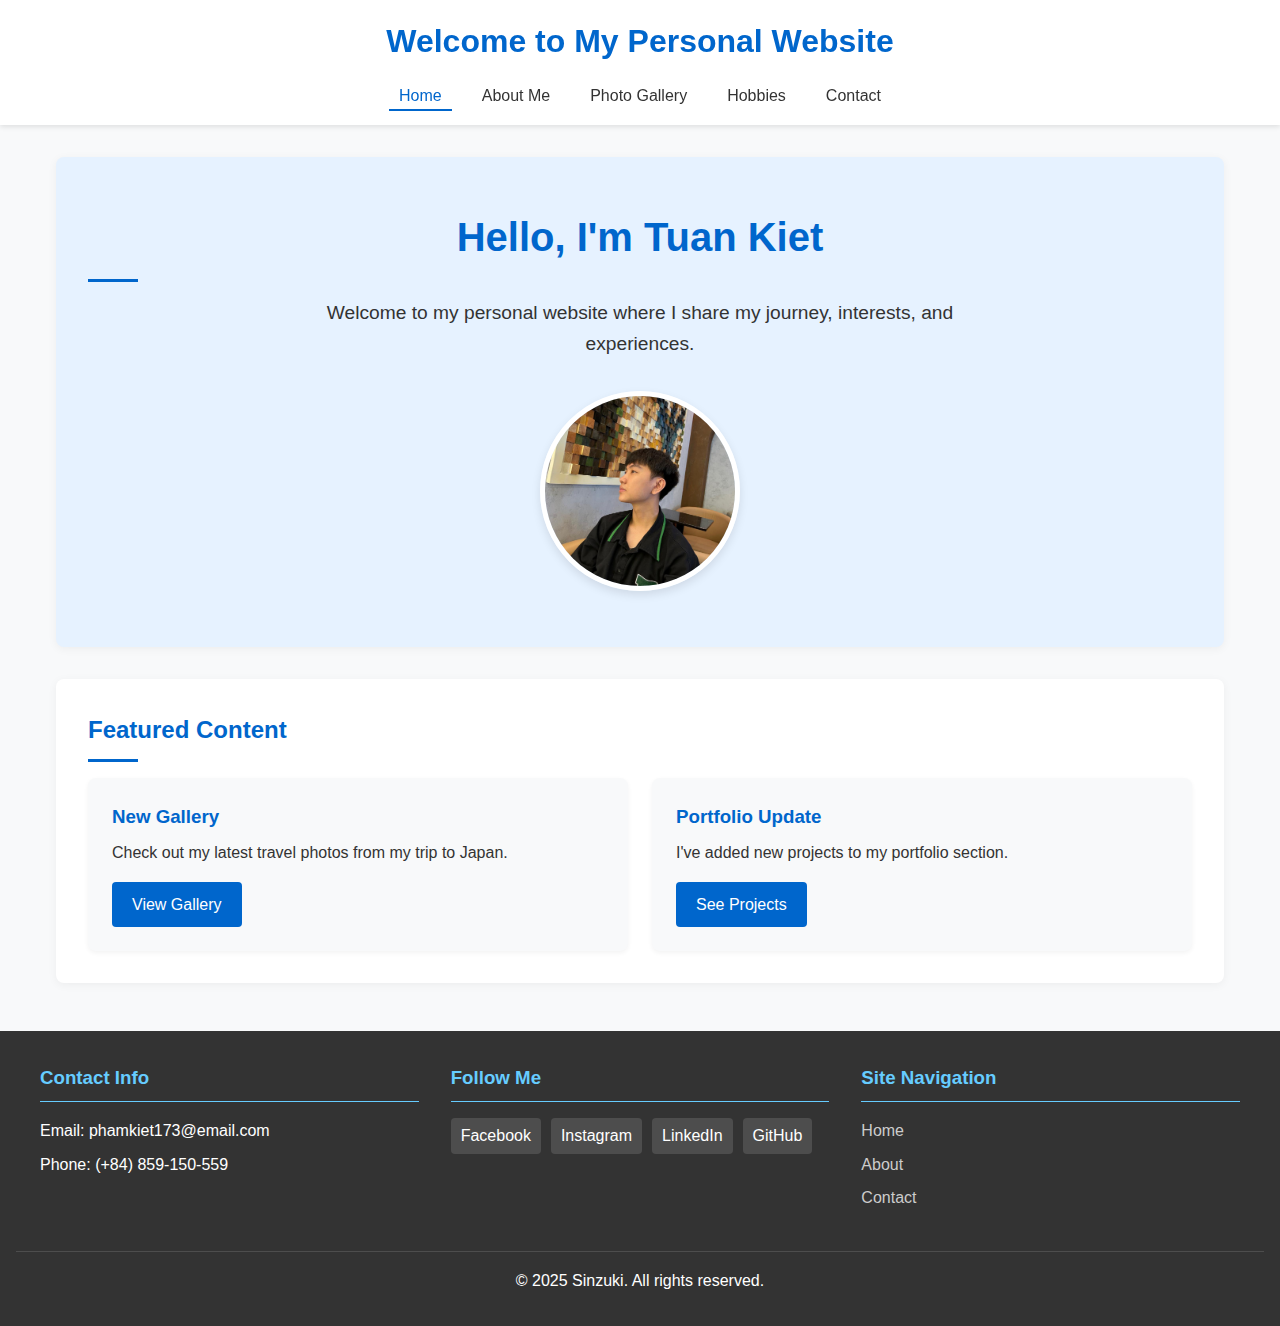
<file: index.html>
<!DOCTYPE html>
<html lang="en">
<head>
    <meta charset="UTF-8">
    <meta name="viewport" content="width=device-width, initial-scale=1.0">
    <title>Sinzuki's Website - Home</title>
    <link rel="stylesheet" href="./assets/css/homepage.css">
</head>
<body>
    <header>
        <h1>Welcome to My Personal Website</h1>
        <nav>
            <ul>
                <li><a href="#" class="active">Home</a></li>
                <li><a href="./public/about.html" >About Me</a></li>
                <li><a href="./public/gallery.html">Photo Gallery</a></li>
                <li><a href="./public/hobbies.html">Hobbies</a></li>
                <li><a href="./public/contact.html">Contact</a></li>
            </ul>
        </nav>
    </header>

    <main>
        <section class="hero">
            <h2 id="name">Hello, I'm Tuan Kiet</h2>
            <p>Welcome to my personal website where I share my journey, interests, and experiences.</p>
            <img src="./assets/images/kiet.jpg" alt="myself" class="profile-image">
        </section>

        <section class="featured">
            <h2>Featured Content</h2>
            <div class="featured-grid">
                <div class="feature-card">
                    <h3>New Gallery</h3>
                    <p>Check out my latest travel photos from my trip to Japan.</p>
                    <a href="../public/gallery.html" class="button">View Gallery</a>
                </div>
                <div class="feature-card">
                    <h3>Portfolio Update</h3>
                    <p>I've added new projects to my portfolio section.</p>
                    <a href="../public/about.html" class="button">See Projects</a>
                </div>
            </div>
        </section>

    </main>

    <footer>
        <div class="footer-content">
            <div class="footer-section">
                <h3>Contact Info</h3>
                <p>Email: phamkiet173@email.com</p>
                <p>Phone: (+84) 859-150-559</p>
            </div>
            <div class="footer-section">
                <h3>Follow Me</h3>
                <div class="social-links">
                    <a href="https://www.facebook.com/profile.php?id=100014939588767">Facebook</a>
                    <a href="https://www.instagram.com/tkayblue._/">Instagram</a>
                    <a href="#">LinkedIn</a>
                    <a href="https://github.com/phamkiet1007">GitHub</a>
                </div>
            </div>
            <div class="footer-section">
                <h3>Site Navigation</h3>
                <ul>
                    <li><a href="./public/index.html">Home</a></li>
                    <li><a href="./public/about.html">About</a></li>
                    <li><a href="./public/contact.html">Contact</a></li>
                </ul>
            </div>
        </div>
        <div class="copyright">
            <p>&copy; 2025 Sinzuki. All rights reserved.</p>
        </div>
    </footer>
</body>
</html>
</file>
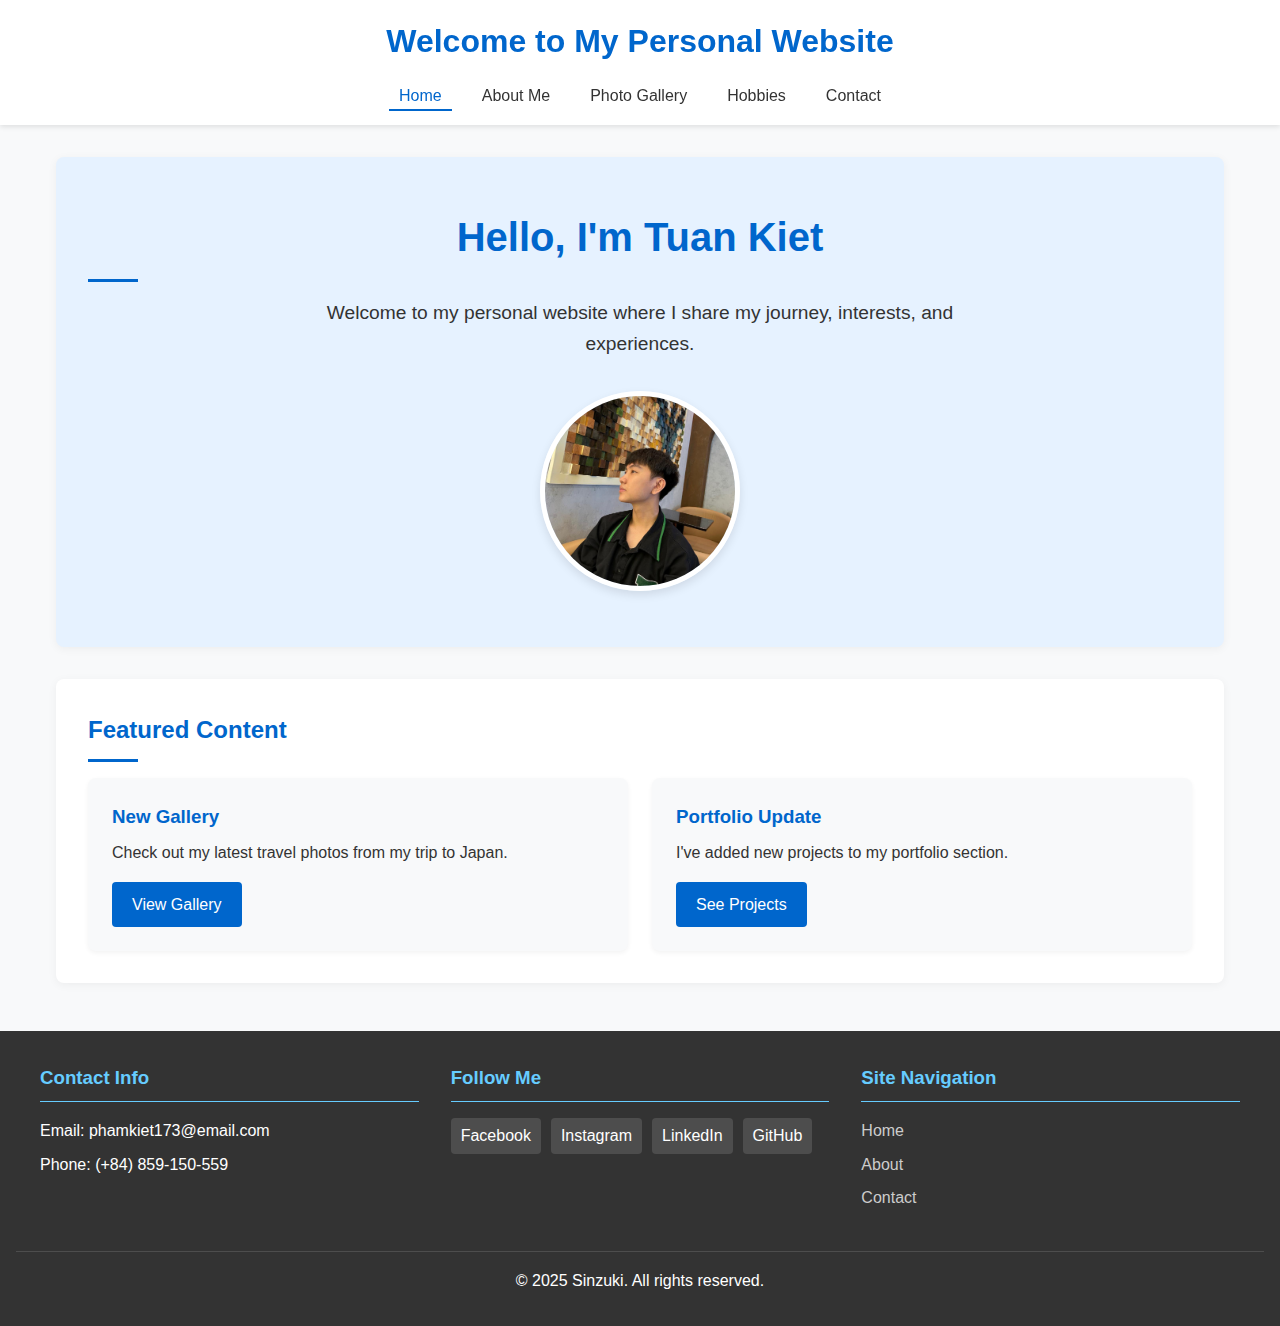
<file: public/index.html>
<!DOCTYPE html>
<html lang="en">
<head>
    <meta charset="UTF-8">
    <meta name="viewport" content="width=device-width, initial-scale=1.0">
    <title>Sinzuki's Website - Home</title>
    <link rel="stylesheet" href="../assets/css/homepage.css">
</head>
<body>
    <header>
        <h1>Welcome to My Personal Website</h1>
        <nav>
            <ul>
                <li><a href="#" class="active">Home</a></li>
                <li><a href="../public/about.html" >About Me</a></li>
                <li><a href="../public/gallery.html">Photo Gallery</a></li>
                <li><a href="../public/hobbies.html">Hobbies</a></li>
                <li><a href="../public/contact.html">Contact</a></li>
            </ul>
        </nav>
    </header>

    <main>
        <section class="hero">
            <h2 id="name">Hello, I'm Tuan Kiet</h2>
            <p>Welcome to my personal website where I share my journey, interests, and experiences.</p>
            <img src="../assets/images/kiet.jpg" alt="myself" class="profile-image">
        </section>

        <section class="featured">
            <h2>Featured Content</h2>
            <div class="featured-grid">
                <div class="feature-card">
                    <h3>New Gallery</h3>
                    <p>Check out my latest travel photos from my trip to Japan.</p>
                    <a href="../public/gallery.html" class="button">View Gallery</a>
                </div>
                <div class="feature-card">
                    <h3>Portfolio Update</h3>
                    <p>I've added new projects to my portfolio section.</p>
                    <a href="../public/about.html" class="button">See Projects</a>
                </div>
            </div>
        </section>

    </main>

    <footer>
        <div class="footer-content">
            <div class="footer-section">
                <h3>Contact Info</h3>
                <p>Email: phamkiet173@email.com</p>
                <p>Phone: (+84) 859-150-559</p>
            </div>
            <div class="footer-section">
                <h3>Follow Me</h3>
                <div class="social-links">
                    <a href="https://www.facebook.com/profile.php?id=100014939588767">Facebook</a>
                    <a href="https://www.instagram.com/tkayblue._/">Instagram</a>
                    <a href="#">LinkedIn</a>
                    <a href="https://github.com/phamkiet1007">GitHub</a>
                </div>
            </div>
            <div class="footer-section">
                <h3>Site Navigation</h3>
                <ul>
                    <li><a href="../public/index.html">Home</a></li>
                    <li><a href="../public/about.html">About</a></li>
                    <li><a href="../public/contact.html">Contact</a></li>
                </ul>
            </div>
        </div>
        <div class="copyright">
            <p>&copy; 2025 Sinzuki. All rights reserved.</p>
        </div>
    </footer>
</body>
</html>
</file>
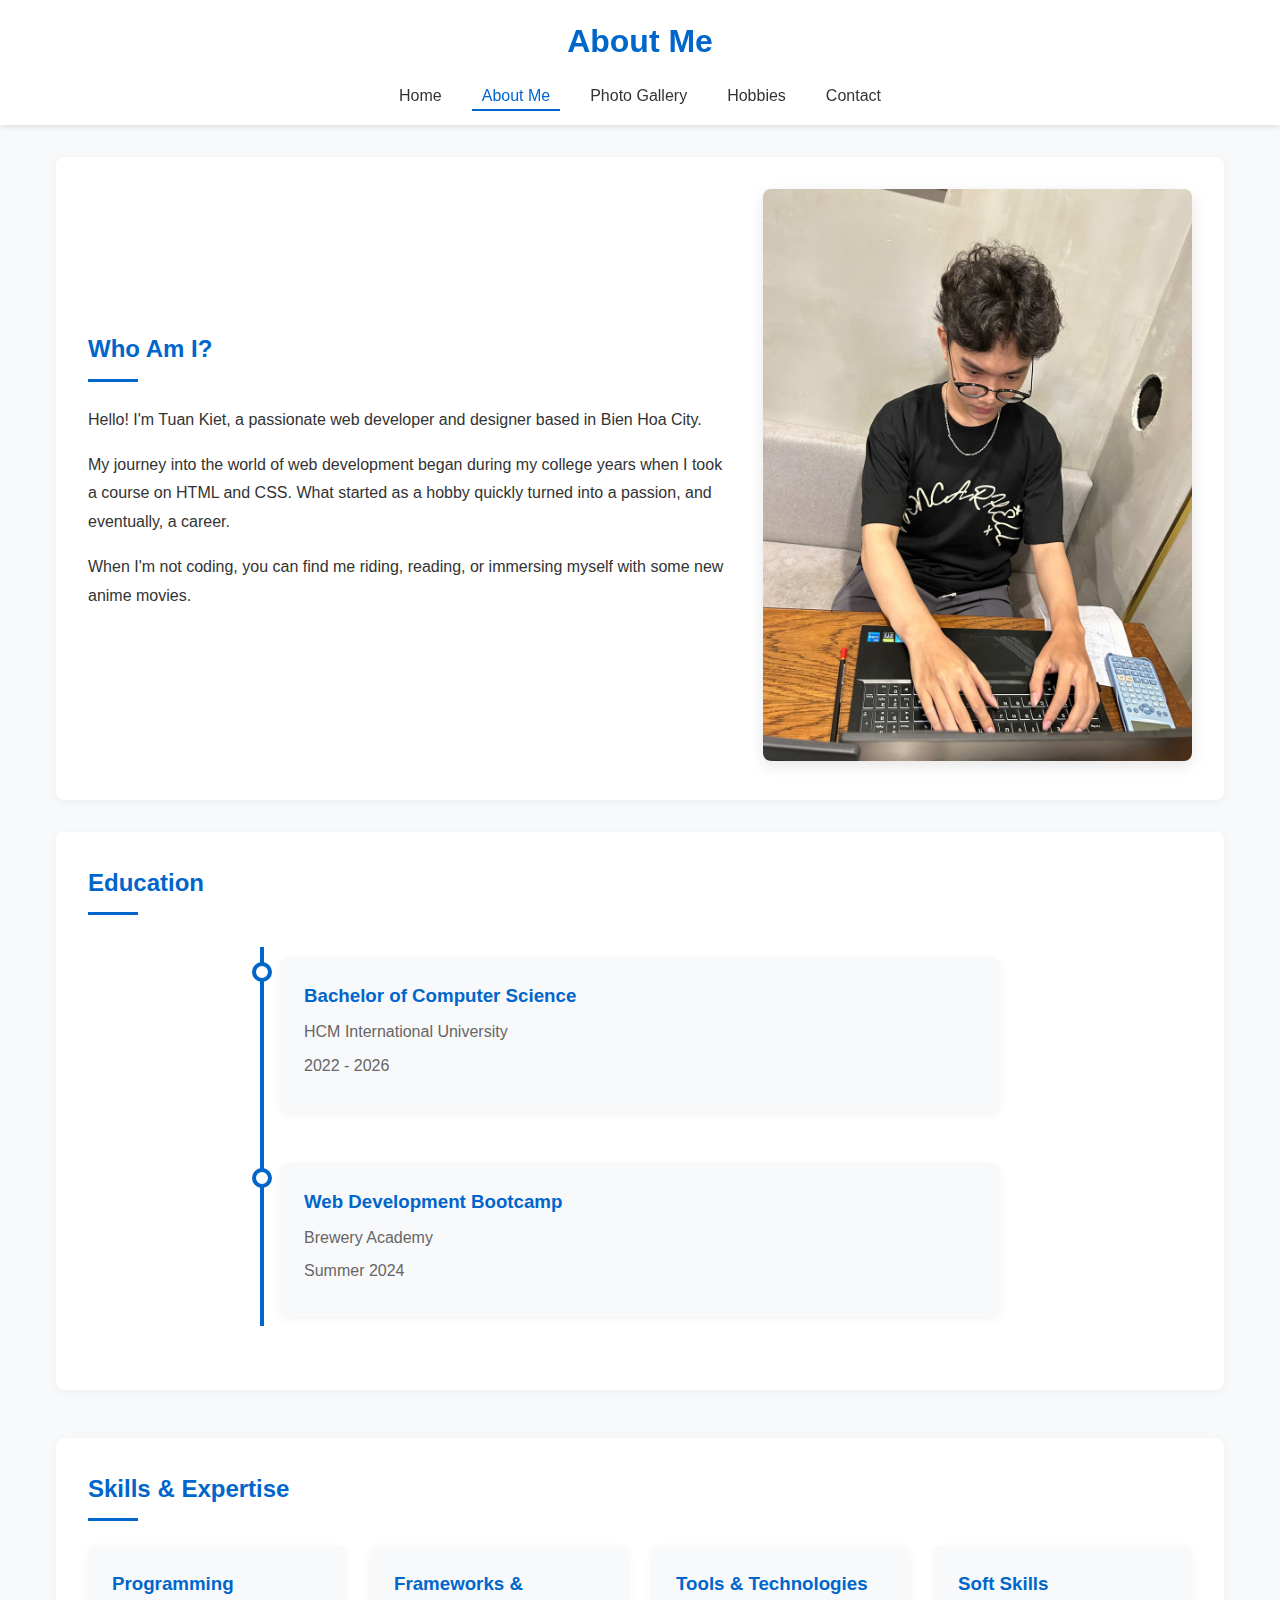
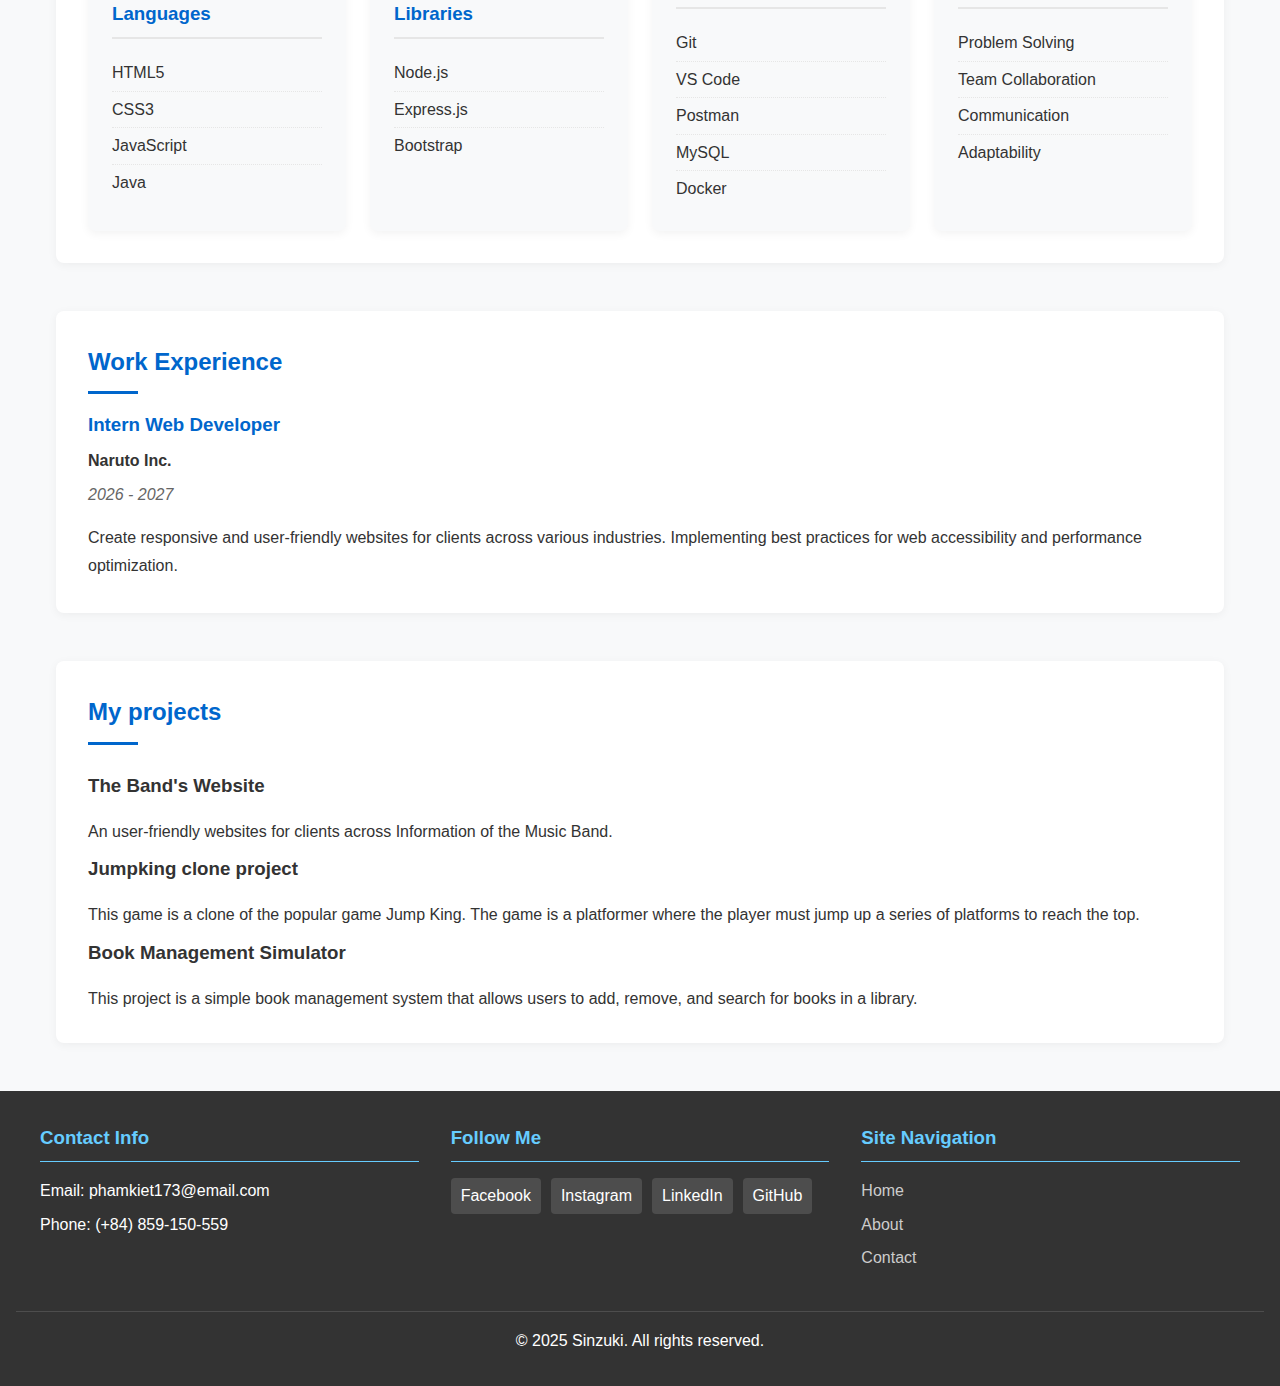
<file: public/about.html>
<!DOCTYPE html>
<html lang="en">
<head>
    <meta charset="UTF-8">
    <meta name="viewport" content="width=device-width, initial-scale=1.0">
    <title>Sinzuki's Website - About Me</title>
    <link rel="stylesheet" href="../assets/css/about.css">
</head>
<body>
    <header>
        <h1>About Me</h1>
        <nav>
            <ul>
                <li><a href="../index.html">Home</a></li>
                <li><a href="#" class="active">About Me</a></li>
                <li><a href="../public/gallery.html">Photo Gallery</a></li>
                <li><a href="../public/hobbies.html">Hobbies</a></li>
                <li><a href="../public/contact.html">Contact</a></li>
            </ul>
        </nav>
    </header>

    <main class="about-page">
        <section class="bio">
            <div class="bio-content">
                <h2>Who Am I?</h2>
                <p>Hello! I'm Tuan Kiet, a passionate web developer and designer based in Bien Hoa City.</p>
                <p>My journey into the world of web development began during my college years when I took a course on HTML and CSS. What started as a hobby quickly turned into a passion, and eventually, a career.</p>
                <p>When I'm not coding, you can find me riding, reading, or immersing myself with some new anime movies.</p>
            </div>
            <div class="bio-image">
                <img src="../assets/images/working.jpg" alt="At work">
            </div>
        </section>

        <section class="education">
            <h2>Education</h2>
            <div class="timeline">
                <div class="timeline-item">
                    <div class="timeline-dot"></div>
                    <div class="timeline-content">
                        <h3>Bachelor of Computer Science</h3>
                        <p>HCM International University</p>
                        <p>2022 - 2026</p>
                    </div>
                </div>
                
                <div class="timeline-item">
                    <div class="timeline-dot"></div>
                    <div class="timeline-content">
                        <h3>Web Development Bootcamp</h3>
                        <p>Brewery Academy</p>
                        <p>Summer 2024</p>
                    </div>
                </div>
            </div>
        </section>

        <section class="skills">
            <h2>Skills & Expertise</h2>
            <div class="skills-grid">
                <div class="skill-category">
                    <h3>Programming Languages</h3>
                    <ul>
                        <li>HTML5</li>
                        <li>CSS3</li>
                        <li>JavaScript</li>
                        <li>Java</li>
                    </ul>
                </div>
                <div class="skill-category">
                    <h3>Frameworks & Libraries</h3>
                    <ul>
                        <li>Node.js</li>
                        <li>Express.js</li>
                        <li>Bootstrap</li>
                    </ul>
                </div>
                <div class="skill-category">
                    <h3>Tools & Technologies</h3>
                    <ul>
                        <li>Git</li>
                        <li>VS Code</li>
                        <li>Postman</li>
                        <li>MySQL</li>
                        <li>Docker</li>
                    </ul>
                </div>
                <div class="skill-category">
                    <h3>Soft Skills</h3>
                    <ul>
                        <li>Problem Solving</li>
                        <li>Team Collaboration</li>
                        <li>Communication</li>
                        <li>Adaptability</li>
                    </ul>
                </div>
            </div>
        </section>

        <section class="experience">
            <h2>Work Experience</h2>
            <div class="experience-item">
                <h3>Intern Web Developer</h3>
                <p class="company">Naruto Inc.</p>
                <p class="date">2026 - 2027</p>
                <p class="description">
                    Create responsive and user-friendly websites for clients across various industries. 
                    Implementing best practices for web accessibility and performance optimization.
                </p>
            </div>
        </section>
        <section class="project">
            <h2>My projects</h2>
            <div class="project-item">
                <h3><a href="https://github.com/phamkiet1007/practice-theBand">The Band's Website </a></h3>
                <p class="description">
                    An user-friendly websites for clients across Information of the Music Band. 
                </p>
                <h3><a href="https://github.com/phamkiet1007/oop-java-jumpking">Jumpking clone project</a></h3>
                <p class="description">
                    This game is a clone of the popular game Jump King. 
                    The game is a platformer where the player must jump up a series of platforms to reach the top.
                </p>
                <h3><a href="https://github.com/phamkiet1007/book-management-java">Book Management Simulator</a></h3>
                <p class="description">
                    This project is a simple book management system that allows users to 
                    add, remove, and search for books in a library.
                </p>
            </div>
        </section>
    </main>

    <footer>
        <div class="footer-content">
            <div class="footer-section">
                <h3>Contact Info</h3>
                <p>Email: phamkiet173@email.com</p>
                <p>Phone: (+84) 859-150-559</p>
            </div>
            <div class="footer-section">
                <h3>Follow Me</h3>
                <div class="social-links">
                    <a href="https://www.facebook.com/profile.php?id=100014939588767">Facebook</a>
                    <a href="https://www.instagram.com/tkayblue._/">Instagram</a>
                    <a href="#">LinkedIn</a>
                    <a href="https://github.com/phamkiet1007">GitHub</a>
                </div>
            </div>
            <div class="footer-section">
                <h3>Site Navigation</h3>
                <ul>
                    <li><a href="../index.html">Home</a></li>
                    <li><a href="../public/about.html">About</a></li>
                    <li><a href="../public/contact.html">Contact</a></li>
                </ul>
            </div>
        </div>
        <div class="copyright">
            <p>&copy; 2025 Sinzuki. All rights reserved.</p>
        </div>
    </footer>
</body>
</html>
</file>
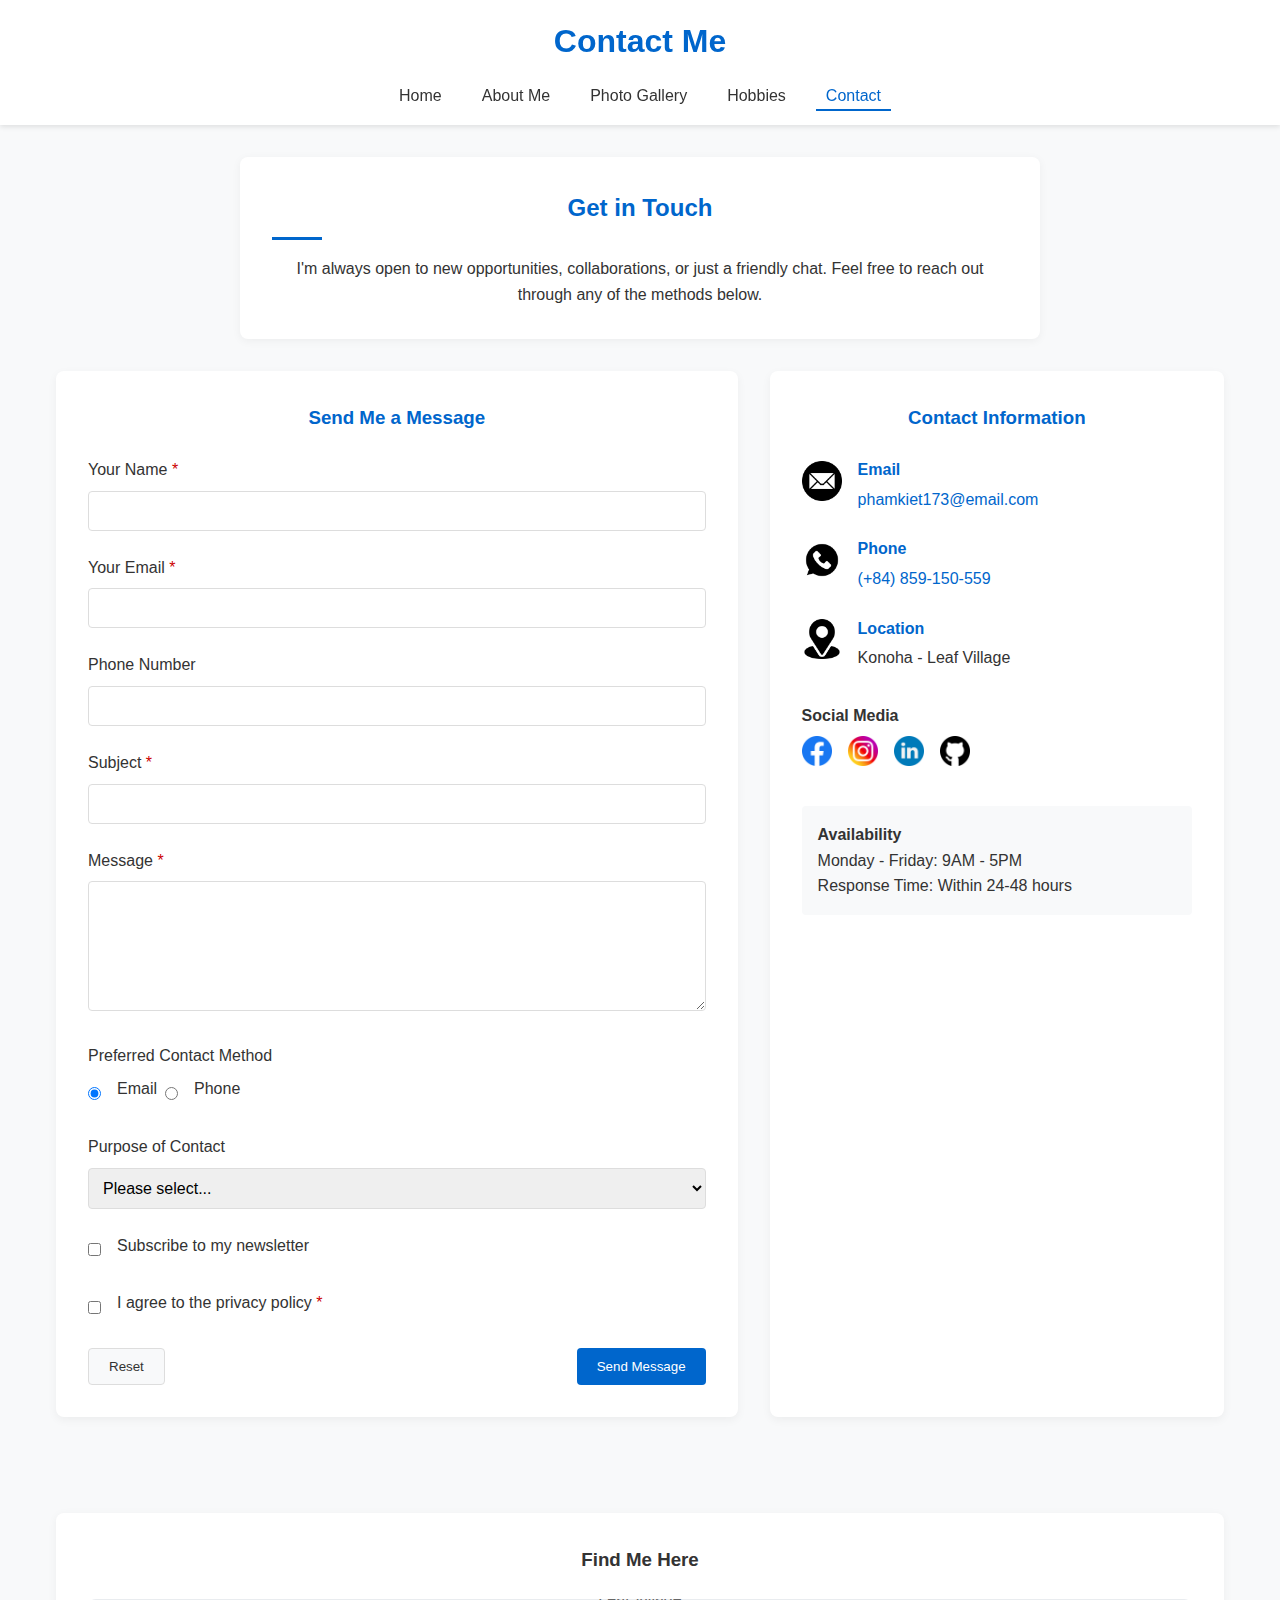
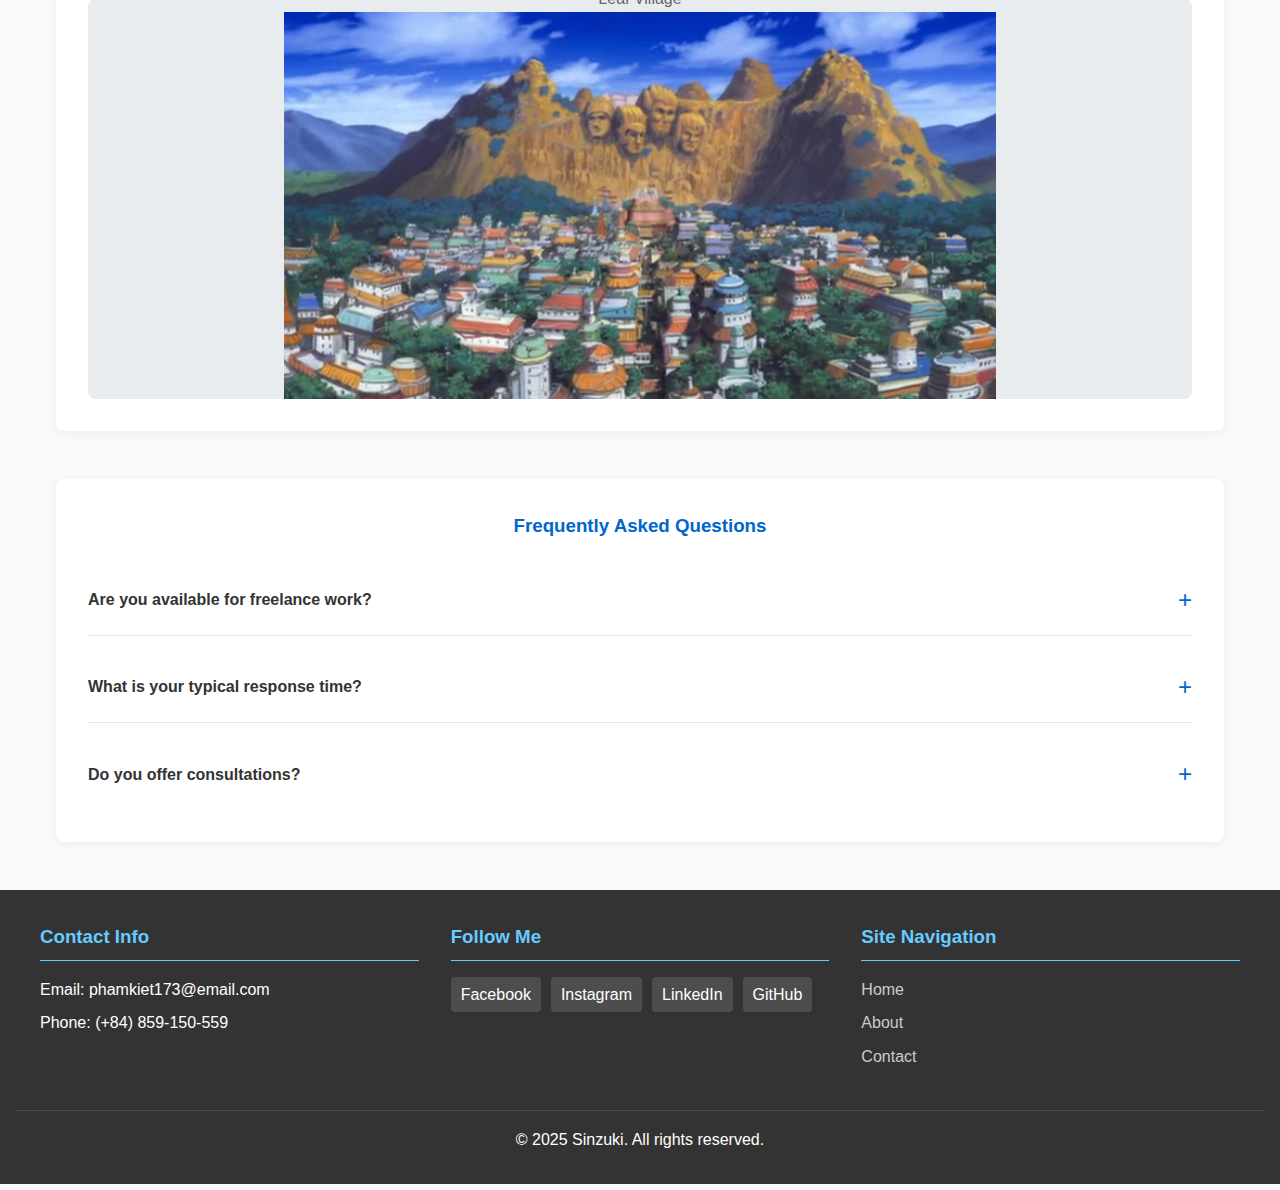
<file: public/contact.html>
<!DOCTYPE html>
<html lang="en">
<head>
    <meta charset="UTF-8">
    <meta name="viewport" content="width=device-width, initial-scale=1.0">
    <title>Sinzuki's Website - Contact</title>
    <link rel="stylesheet" href="../assets/css/styles.css">
</head>
<body>
    <header>
        <h1>Contact Me</h1>
        <nav>
            <ul>
                <li><a href="../index.html">Home</a></li>
                <li><a href="../public/about.html">About Me</a></li>
                <li><a href="../public/gallery.html">Photo Gallery</a></li>
                <li><a href="../public/hobbies.html">Hobbies</a></li>
                <li><a href="#" class="active">Contact</a></li>
            </ul>
        </nav>
    </header>

    <main class="contact-page">
        <section class="contact-intro">
            <h2>Get in Touch</h2>
            <p>I'm always open to new opportunities, collaborations, or just a friendly chat. Feel free to reach out through any of the methods below.</p>
        </section>

        <div class="contact-container">
            <section class="contact-form-section">
                <h3>Send Me a Message</h3>
                <form class="contact-form" action="#" method="post">
                    <div class="form-group">
                        <label for="name">Your Name <span class="required">*</span></label>
                        <input type="text" id="name" name="name" required>
                    </div>
                    
                    <div class="form-group">
                        <label for="email">Your Email <span class="required">*</span></label>
                        <input type="email" id="email" name="email" required>
                    </div>
                    
                    <div class="form-group">
                        <label for="phone">Phone Number</label>
                        <input type="tel" id="phone" name="phone">
                    </div>
                    
                    <div class="form-group">
                        <label for="subject">Subject <span class="required">*</span></label>
                        <input type="text" id="subject" name="subject" required>
                    </div>
                    
                    <div class="form-group">
                        <label for="message">Message <span class="required">*</span></label>
                        <textarea id="message" name="message" rows="6" required></textarea>
                    </div>
                    
                    <div class="form-group">
                        <label>Preferred Contact Method</label>
                        <div class="radio-group">
                            <input type="radio" id="contact-email" name="contact-preference" value="email" checked>
                            <label for="contact-email">Email</label>
                            
                            <input type="radio" id="contact-phone" name="contact-preference" value="phone">
                            <label for="contact-phone">Phone</label>
                        </div>
                    </div>
                    
                    <div class="form-group">
                        <label for="purpose">Purpose of Contact</label>
                        <select id="purpose" name="purpose">
                            <option value="">Please select...</option>
                            <option value="job">Job Opportunity</option>
                            <option value="project">Project Collaboration</option>
                            <option value="question">Question</option>
                            <option value="feedback">Feedback</option>
                            <option value="other">Other</option>
                        </select>
                    </div>
                    
                    <div class="form-group checkbox-group">
                        <input type="checkbox" id="newsletter" name="newsletter">
                        <label for="newsletter">Subscribe to my newsletter</label>
                    </div>
                    
                    <div class="form-group checkbox-group">
                        <input type="checkbox" id="agreement" name="agreement" required>
                        <label for="agreement">I agree to the privacy policy <span class="required">*</span></label>
                    </div>
                    
                    <div class="form-buttons">
                        <button type="reset" class="button secondary">Reset</button>
                        <button type="submit" class="button primary">Send Message</button>
                    </div>
                </form>
            </section>

            <section class="contact-info-section">
                <h3>Contact Information</h3>
                
                <div class="contact-method">
                    <div class="contact-icon">
                        <img src="../assets/images/email-logo.png" alt="Email">
                    </div>
                    <div class="contact-details">
                        <h4>Email</h4>
                        <p><a href="mailto:phamkiet173@email.com">phamkiet173@email.com</a></p>
                    </div>
                </div>
                
                <div class="contact-method">
                    <div class="contact-icon">
                        <img src="../assets/images/phone-logo.png" alt="Phone">
                    </div>
                    <div class="contact-details">
                        <h4>Phone</h4>
                        <p><a href="tel:+84859150559">(+84) 859-150-559</a></p>
                    </div>
                </div>
                
                <div class="contact-method">
                    <div class="contact-icon">
                        <img src="../assets/images/location-logo.png" alt="Location">
                    </div>
                    <div class="contact-details">
                        <h4>Location</h4>
                        <p>Konoha - Leaf Village</p>
                    </div>
                </div>
                
                <div class="social-media-contact">
                    <h4>Social Media</h4>
                    <div class="social-icons">
                        <a href="https://www.facebook.com/profile.php?id=100014939588767" class="social-icon"><img src="../assets/images/facebook-logo.png" alt="Facebook"></a>
                        <a href="https://www.instagram.com/tkayblue._/" class="social-icon"><img src="../assets/images/instagram-logo.png" alt="Instagram"></a>
                        <a href="#" class="social-icon"><img src="../assets/images/linkedin-logo.png" alt="LinkedIn"></a>
                        <a href="https://github.com/phamkiet1007" class="social-icon"><img src="../assets/images/github-logo.png" alt="GitHub"></a>
                    </div>
                </div>
                
                <div class="availability">
                    <h4>Availability</h4>
                    <p>Monday - Friday: 9AM - 5PM</p>
                    <p>Response Time: Within 24-48 hours</p>
                </div>
            </section>
        </div>

        <section class="contact-map">
            <h3>Find Me Here</h3>
            <div class="map-container">
                <div class="map-placeholder">
                    <p>Leaf Village</p>
                    <img src="../assets/images/konohavillage.webp" alt="Map of Leaf Village">
                </div>
            </div>
        </section>

        <section class="faq-section">
            <h3>Frequently Asked Questions</h3>
            
            <div class="faq-item">
                <div class="faq-question">
                    <h4>Are you available for freelance work?</h4>
                    <span class="faq-toggle">+</span>
                </div>
                <div class="faq-answer">
                    <p>Yes, I am currently taking on select freelance projects. Please use the contact form to describe your project in detail.</p>
                </div>
            </div>
            
            <div class="faq-item">
                <div class="faq-question">
                    <h4>What is your typical response time?</h4>
                    <span class="faq-toggle">+</span>
                </div>
                <div class="faq-answer">
                    <p>I typically respond to all inquiries within 24-48 hours during business days.</p>
                </div>
            </div>
            
            <div class="faq-item">
                <div class="faq-question">
                    <h4>Do you offer consultations?</h4>
                    <span class="faq-toggle">+</span>
                </div>
                <div class="faq-answer">
                    <p>Yes, I offer initial consultations via video call to discuss your project needs and how I can help.</p>
                </div>
            </div>
        </section>
    </main>

    <footer>
        <div class="footer-content">
            <div class="footer-section">
                <h3>Contact Info</h3>
                <p>Email: phamkiet173@email.com</p>
                <p>Phone: (+84) 859-150-559</p>
            </div>
            <div class="footer-section">
                <h3>Follow Me</h3>
                <div class="social-links">
                    <a href="https://www.facebook.com/profile.php?id=100014939588767">Facebook</a>
                    <a href="https://www.instagram.com/tkayblue._/">Instagram</a>
                    <a href="#">LinkedIn</a>
                    <a href="https://github.com/phamkiet1007">GitHub</a>
                </div>
            </div>
            <div class="footer-section">
                <h3>Site Navigation</h3>
                <ul>
                    <li><a href="../index.html">Home</a></li>
                    <li><a href="../public/about.html">About</a></li>
                    <li><a href="../public/contact.html">Contact</a></li>
                </ul>
            </div>
        </div>
        <div class="copyright">
            <p>&copy; 2025 Sinzuki. All rights reserved.</p>
        </div>
    </footer>
</body>
</html>
</file>
<file: assets/css/homepage.css>
/* Common*/
* {
    margin: 0;
    padding: 0;
    box-sizing: border-box;
}

body {
    font-family: 'Segoe UI', Tahoma, Geneva, Verdana, sans-serif;
    line-height: 1.6;
    color: #333;
    background-color: #f8f9fa;
}

a {
    text-decoration: none;
    color: #0066cc;
    transition: color 0.3s ease;
}

a:hover {
    color: #004499;
}

img {
    max-width: 100%;
    height: auto;
}

ul, ol {
    list-style-position: inside;
}

.button {
    display: inline-block;
    padding: 10px 20px;
    background-color: #0066cc;
    color: white;
    border: none;
    border-radius: 4px;
    cursor: pointer;
    transition: background-color 0.3s ease;
}

.button:hover {
    background-color: #004499;
}

.button.large {
    padding: 12px 24px;
    font-size: 1.1em;
}

/* Header */
header {
    background-color: white;
    box-shadow: 0 2px 5px rgba(0, 0, 0, 0.1);
    padding: 1rem;
    position: sticky;
    top: 0;
    z-index: 100;
}

header h1 {
    color: #0066cc;
    margin-bottom: 1rem;
    text-align: center;
}

nav ul {
    display: flex;
    justify-content: center;
    flex-wrap: wrap;
    list-style-type: none;
}

nav ul li {
    margin: 0 10px;
}

nav ul li a {
    padding: 5px 10px;
    color: #333;
    font-weight: 500;
    border-bottom: 2px solid transparent;
    transition: all 0.3s ease;
}

nav ul li a:hover,
nav ul li a.active {
    color: #0066cc;
    border-bottom: 2px solid #0066cc;
}

/* Main Content */
main {
    max-width: 1200px;
    margin: 2rem auto;
    padding: 0 1rem;
}

section {
    margin-bottom: 3rem;
    background-color: white;
    border-radius: 8px;
    padding: 2rem;
    box-shadow: 0 2px 10px rgba(0, 0, 0, 0.05);
}

section h2 {
    color: #0066cc;
    margin-bottom: 1rem;
    position: relative;
}

section h2::after {
    content: '';
    display: block;
    width: 50px;
    height: 3px;
    background-color: #0066cc;
    margin-top: 10px;
}

/* Hero */
.hero {
    text-align: center;
    padding: 3rem 2rem;
    background-color: #e6f2ff;
    border-radius: 8px;
    margin-bottom: 2rem;
}

.hero h2 {
    font-size: 2.5rem;
    color: #0066cc;
    margin-bottom: 1rem;
}

.hero p {
    font-size: 1.2rem;
    max-width: 700px;
    margin: 0 auto 2rem;
}

.profile-image {
    width: 200px;
    height: 200px;
    border-radius: 50%;
    object-fit: cover;
    border: 5px solid white;
    box-shadow: 0 4px 10px rgba(0, 0, 0, 0.1);
}

/* Featured */
.featured-grid {
    display: grid;
    grid-template-columns: repeat(auto-fit, minmax(300px, 1fr));
    gap: 1.5rem;
}

.feature-card {
    background-color: #f8f9fa;
    border-radius: 8px;
    padding: 1.5rem;
    box-shadow: 0 2px 5px rgba(0, 0, 0, 0.05);
    transition: transform 0.3s ease, box-shadow 0.3s ease;
}

.feature-card:hover {
    transform: translateY(-5px);
    box-shadow: 0 5px 15px rgba(0, 0, 0, 0.1);
}

.feature-card h3 {
    color: #0066cc;
    margin-bottom: 0.5rem;
}

.feature-card p {
    margin-bottom: 1rem;
}

/* Footer */
footer {
    background-color: #333;
    color: white;
    padding: 2rem 1rem;
}

.footer-content {
    display: grid;
    grid-template-columns: repeat(auto-fit, minmax(250px, 1fr));
    gap: 2rem;
    max-width: 1200px;
    margin: 0 auto;
}

.footer-section h3 {
    color: #66ccff;
    margin-bottom: 1rem;
    border-bottom: 1px solid #66ccff;
    padding-bottom: 0.5rem;
}

.footer-section p {
    margin-bottom: 0.5rem;
}

.social-links {
    display: flex;
    flex-wrap: wrap;
    gap: 10px;
}

.social-links a {
    color: white;
    background-color: #4d4d4d;
    padding: 5px 10px;
    border-radius: 4px;
    transition: background-color 0.3s ease;
}

.social-links a:hover {
    background-color: #66ccff;
    color: #333;
}

.footer-section ul {
    list-style-type: none;
}

.footer-section ul li {
    margin-bottom: 0.5rem;
}

.footer-section ul li a {
    color: #ccc;
}

.footer-section ul li a:hover {
    color: white;
}

.copyright {
    text-align: center;
    margin-top: 2rem;
    padding-top: 1rem;
    border-top: 1px solid #4d4d4d;
}

/* Responsive Styles */
@media (max-width: 768px) {
    nav ul {
        flex-direction: column;
        align-items: center;
    }
    
    nav ul li {
        margin: 5px 0;
    }
    
    .hero h2 {
        font-size: 2rem;
    }
    
    .newsletter form {
        flex-direction: column;
    }
    
    .newsletter input[type="email"] {
        border-radius: 4px;
        margin-bottom: 10px;
    }
    
    .newsletter button {
        border-radius: 4px;
    }
}

@media (max-width: 576px) {
    section {
        padding: 1.5rem;
    }
    
    .feature-card {
        padding: 1rem;
    }
    
    .profile-image {
        width: 150px;
        height: 150px;
    }
}
</file>
<file: assets/css/about.css>
/* About Page   */
.about-page .bio {
    display: grid;
    grid-template-columns: 3fr 2fr;
    gap: 2rem;
    align-items: center;
    margin-bottom: 2rem;
}

.about-page .bio-content h2 {
    margin-bottom: 1.5rem;
}

.about-page .bio-content p {
    margin-bottom: 1rem;
    line-height: 1.8;
}

.about-page .bio-image img {
    border-radius: 8px;
    box-shadow: 0 5px 15px rgba(0, 0, 0, 0.1);
    transition: transform 0.3s ease;
}

.about-page .bio-image img:hover {
    transform: scale(1.02);
}

/* Education */
.timeline {
    position: relative;
    max-width: 800px;
    margin: 2rem auto;
}

.timeline::after {
    content: '';
    position: absolute;
    width: 4px;
    background-color: #0066cc;
    top: 0;
    bottom: 0;
    left: 20px;
}

.timeline-item {
    padding: 10px 40px;
    position: relative;
    margin-bottom: 2rem;
}

.timeline-dot {
    position: absolute;
    width: 20px;
    height: 20px;
    background-color: white;
    border: 4px solid #0066cc;
    border-radius: 50%;
    top: 15px;
    left: 12px;
    z-index: 1;
}

.timeline-content {
    padding: 1.5rem;
    background-color: #f8f9fa;
    border-radius: 8px;
    box-shadow: 0 3px 10px rgba(0, 0, 0, 0.05);
}

.timeline-content h3 {
    color: #0066cc;
    margin-bottom: 0.5rem;
}

.timeline-content p {
    margin-bottom: 0.5rem;
    color: #666;
}

/* Skills Grid */
.skills-grid {
    display: grid;
    grid-template-columns: repeat(auto-fit, minmax(220px, 1fr));
    gap: 1.5rem;
    margin-top: 1.5rem;
}

.skill-category {
    background-color: #f8f9fa;
    border-radius: 8px;
    padding: 1.5rem;
    box-shadow: 0 3px 10px rgba(0, 0, 0, 0.05);
    transition: transform 0.3s ease;
}

.skill-category:hover {
    transform: translateY(-5px);
    box-shadow: 0 5px 15px rgba(0, 0, 0, 0.1);
}

.skill-category h3 {
    color: #0066cc;
    margin-bottom: 1rem;
    padding-bottom: 0.5rem;
    border-bottom: 2px solid #e6e6e6;
}

.skill-category ul {
    list-style-type: none;
}

.skill-category ul li {
    padding: 5px 0;
    border-bottom: 1px dotted #e6e6e6;
}

.skill-category ul li:last-child {
    border-bottom: none;
}

/* Experience */
.experience-item {
    margin-bottom: 2rem;
    padding-bottom: 2rem;
    border-bottom: 1px solid #e6e6e6;
}

.experience-item:last-child {
    border-bottom: none;
    margin-bottom: 0;
    padding-bottom: 0;
}

.experience-item h3 {
    color: #0066cc;
    margin-bottom: 0.5rem;
}

.experience-item .company {
    font-weight: bold;
    margin-bottom: 0.5rem;
}

.experience-item .date {
    color: #666;
    font-style: italic;
    margin-bottom: 1rem;
}

.experience-item .description {
    line-height: 1.8;
}

.project-item h3 a {
    color: #333;
    margin-bottom: 0.5rem;
    line-height: 50px;
    display: inline-block;
}

/* Responsive Styles */
@media (max-width: 768px) {
    nav ul {
        flex-direction: column;
        align-items: center;
    }
    
    nav ul li {
        margin: 5px 0;
    }
    
    .hero h2 {
        font-size: 2rem;
    }
    
    .newsletter form {
        flex-direction: column;
    }
    
    .newsletter input[type="email"] {
        border-radius: 4px;
        margin-bottom: 10px;
    }
    
    .newsletter button {
        border-radius: 4px;
    }
    
    .about-page .bio {
        grid-template-columns: 1fr;
    }
    
    .about-page .bio-image {
        margin-top: 1.5rem;
        text-align: center;
    }
    
    .timeline::after {
        left: 15px;
    }
    
    .timeline-item {
        padding-left: 35px;
    }
    
    .timeline-dot {
        left: 7px;
    }
}

@media (max-width: 576px) {
    section {
        padding: 1.5rem;
    }
    
    .feature-card {
        padding: 1rem;
    }
    
    .profile-image {
        width: 150px;
        height: 150px;
    }
}

/* Common */
* {
    margin: 0;
    padding: 0;
    box-sizing: border-box;
}

body {
    font-family: 'Segoe UI', Tahoma, Geneva, Verdana, sans-serif;
    line-height: 1.6;
    color: #333;
    background-color: #f8f9fa;
}

a {
    text-decoration: none;
    color: #0066cc;
    transition: color 0.3s ease;
}

a:hover {
    color: #004499;
}

img {
    max-width: 100%;
    height: auto;
}

ul, ol {
    list-style-position: inside;
}

.button {
    display: inline-block;
    padding: 10px 20px;
    background-color: #0066cc;
    color: white;
    border: none;
    border-radius: 4px;
    cursor: pointer;
    transition: background-color 0.3s ease;
}

.button:hover {
    background-color: #004499;
}

.button.large {
    padding: 12px 24px;
    font-size: 1.1em;
}

/* Header */
header {
    background-color: white;
    box-shadow: 0 2px 5px rgba(0, 0, 0, 0.1);
    padding: 1rem;
    position: sticky;
    top: 0;
    z-index: 100;
}

header h1 {
    color: #0066cc;
    margin-bottom: 1rem;
    text-align: center;
}

nav ul {
    display: flex;
    justify-content: center;
    flex-wrap: wrap;
    list-style-type: none;
}

nav ul li {
    margin: 0 10px;
}

nav ul li a {
    padding: 5px 10px;
    color: #333;
    font-weight: 500;
    border-bottom: 2px solid transparent;
    transition: all 0.3s ease;
}

nav ul li a:hover,
nav ul li a.active {
    color: #0066cc;
    border-bottom: 2px solid #0066cc;
}

/* Main Content */
main {
    max-width: 1200px;
    margin: 2rem auto;
    padding: 0 1rem;
}

section {
    margin-bottom: 3rem;
    background-color: white;
    border-radius: 8px;
    padding: 2rem;
    box-shadow: 0 2px 10px rgba(0, 0, 0, 0.05);
}

section h2 {
    color: #0066cc;
    margin-bottom: 1rem;
    position: relative;
}

section h2::after {
    content: '';
    display: block;
    width: 50px;
    height: 3px;
    background-color: #0066cc;
    margin-top: 10px;
}

/* Hero */
.hero {
    text-align: center;
    padding: 3rem 2rem;
    background-color: #e6f2ff;
    border-radius: 8px;
    margin-bottom: 2rem;
}

.hero h2 {
    font-size: 2.5rem;
    color: #0066cc;
    margin-bottom: 1rem;
}

.hero p {
    font-size: 1.2rem;
    max-width: 700px;
    margin: 0 auto 2rem;
}

.profile-image {
    width: 200px;
    height: 200px;
    border-radius: 50%;
    object-fit: cover;
    border: 5px solid white;
    box-shadow: 0 4px 10px rgba(0, 0, 0, 0.1);
}

/* Featured  */
.featured-grid {
    display: grid;
    grid-template-columns: repeat(auto-fit, minmax(300px, 1fr));
    gap: 1.5rem;
}

.feature-card {
    background-color: #f8f9fa;
    border-radius: 8px;
    padding: 1.5rem;
    box-shadow: 0 2px 5px rgba(0, 0, 0, 0.05);
    transition: transform 0.3s ease, box-shadow 0.3s ease;
}

.feature-card:hover {
    transform: translateY(-5px);
    box-shadow: 0 5px 15px rgba(0, 0, 0, 0.1);
}

.feature-card h3 {
    color: #0066cc;
    margin-bottom: 0.5rem;
}

.feature-card p {
    margin-bottom: 1rem;
}

/* Footer */
footer {
    background-color: #333;
    color: white;
    padding: 2rem 1rem;
}

.footer-content {
    display: grid;
    grid-template-columns: repeat(auto-fit, minmax(250px, 1fr));
    gap: 2rem;
    max-width: 1200px;
    margin: 0 auto;
}

.footer-section h3 {
    color: #66ccff;
    margin-bottom: 1rem;
    border-bottom: 1px solid #66ccff;
    padding-bottom: 0.5rem;
}

.footer-section p {
    margin-bottom: 0.5rem;
}

.social-links {
    display: flex;
    flex-wrap: wrap;
    gap: 10px;
}

.social-links a {
    color: white;
    background-color: #4d4d4d;
    padding: 5px 10px;
    border-radius: 4px;
    transition: background-color 0.3s ease;
}

.social-links a:hover {
    background-color: #66ccff;
    color: #333;
}

.footer-section ul {
    list-style-type: none;
}

.footer-section ul li {
    margin-bottom: 0.5rem;
}

.footer-section ul li a {
    color: #ccc;
}

.footer-section ul li a:hover {
    color: white;
}

.copyright {
    text-align: center;
    margin-top: 2rem;
    padding-top: 1rem;
    border-top: 1px solid #4d4d4d;
}
</file>
<file: assets/css/styles.css>
/* General Reset and Base Styles */
* {
    margin: 0;
    padding: 0;
    box-sizing: border-box;
}

/* Hobbies Page Styles */
.hobbies-page .hobbies-intro {
    text-align: center;
    max-width: 800px;
    margin: 0 auto 2rem;
}

.hobbies-grid {
    display: grid;
    grid-template-columns: repeat(auto-fill, minmax(300px, 1fr));
    gap: 2rem;
    margin-bottom: 3rem;
}

.hobby-card {
    background-color: white;
    border-radius: 8px;
    padding: 1.5rem;
    box-shadow: 0 3px 10px rgba(0, 0, 0, 0.05);
    transition: transform 0.3s ease;
}

.hobby-card:hover {
    transform: translateY(-5px);
    box-shadow: 0 5px 15px rgba(0, 0, 0, 0.1);
}

.hobby-icon {
    text-align: center;
    margin-bottom: 1rem;
}

.hobby-icon img {
    width: 60px;
    height: 60px;
}

.hobby-card h3 {
    color: #0066cc;
    margin-bottom: 0.75rem;
    text-align: center;
}

.hobby-card p {
    margin-bottom: 1rem;
    line-height: 1.6;
}

.hobby-gallery {
    display: grid;
    grid-template-columns: repeat(3, 1fr);
    gap: 0.5rem;
    margin-top: 1rem;
}

.hobby-gallery img {
    width: 100%;
    border-radius: 4px;
    transition: transform 0.3s ease;
}

.hobby-gallery img:hover {
    transform: scale(1.1);
    z-index: 1;
}

.favorite-books h4,
.favorite-games h4,
.music-playlist h4,
.recipe-highlight h4 {
    color: #0066cc;
    margin: 1rem 0 0.5rem;
    font-size: 1rem;
}

.favorite-books ul,
.favorite-games ul,
.music-playlist ul {
    list-style-type: disc;
    padding-left: 1.5rem;
    margin-bottom: 0.5rem;
}

.favorite-books li,
.favorite-games li,
.music-playlist li {
    margin-bottom: 0.25rem;
}

.recipe-highlight {
    background-color: #f8f9fa;
    padding: 1rem;
    border-radius: 4px;
    margin-top: 1rem;
}

.button.small {
    padding: 5px 15px;
    font-size: 0.9em;
}

.hobby-community {
    text-align: center;
    background-color: #e6f2ff;
    padding: 2rem;
    border-radius: 8px;
    margin-bottom: 3rem;
}

.hobby-blog h2 {
    text-align: center;
    margin-bottom: 1.5rem;
}

.blog-previews {
    display: grid;
    grid-template-columns: repeat(auto-fill, minmax(300px, 1fr));
    gap: 1.5rem;
}

.blog-card {
    background-color: white;
    border-radius: 8px;
    overflow: hidden;
    box-shadow: 0 3px 10px rgba(0, 0, 0, 0.05);
}

.blog-card img {
    width: 100%;
    height: 180px;
    object-fit: cover;
}

.blog-card h3 {
    color: #0066cc;
    padding: 1rem 1rem 0.5rem;
    font-size: 1.1rem;
}

.blog-card p {
    padding: 0 1rem 1rem;
    color: #666;
}

.blog-card .button {
    margin: 0 1rem 1rem;
}

/* Contact Page Styles */
.contact-page .contact-intro {
    text-align: center;
    max-width: 800px;
    margin: 0 auto 2rem;
}

.contact-container {
    display: grid;
    grid-template-columns: 3fr 2fr;
    gap: 2rem;
    margin-bottom: 3rem;
}

.contact-form-section,
.contact-info-section {
    background-color: white;
    border-radius: 8px;
    padding: 2rem;
    box-shadow: 0 3px 10px rgba(0, 0, 0, 0.05);
}

.contact-form-section h3,
.contact-info-section h3 {
    color: #0066cc;
    margin-bottom: 1.5rem;
    text-align: center;
}

.form-group {
    margin-bottom: 1.5rem;
}

.form-group label {
    display: block;
    margin-bottom: 0.5rem;
    font-weight: 500;
}

.form-group input[type="text"],
.form-group input[type="email"],
.form-group input[type="tel"],
.form-group select,
.form-group textarea {
    width: 100%;
    padding: 10px;
    border: 1px solid #ddd;
    border-radius: 4px;
    font-size: 1rem;
    transition: border-color 0.3s ease;
}

.form-group input:focus,
.form-group select:focus,
.form-group textarea:focus {
    border-color: #0066cc;
    outline: none;
}

.radio-group,
.checkbox-group {
    display: flex;
    align-items: center;
    gap: 0.5rem;
}

.radio-group input,
.checkbox-group input {
    margin-right: 0.5rem;
}

.required {
    color: #cc0000;
}

.form-buttons {
    display: flex;
    justify-content: space-between;
    gap: 1rem;
}

.button.primary {
    background-color: #0066cc;
    color: white;
}

.button.secondary {
    background-color: #f8f9fa;
    color: #333;
    border: 1px solid #ddd;
}

.button.primary:hover {
    background-color: #004499;
}

.button.secondary:hover {
    background-color: #e9ecef;
}

.contact-method {
    display: flex;
    align-items: center;
    margin-bottom: 1.5rem;
}

.contact-icon {
    margin-right: 1rem;
}

.contact-icon img {
    width: 40px;
    height: 40px;
}

.contact-details h4 {
    color: #0066cc;
    margin-bottom: 0.25rem;
}

.social-media-contact {
    margin: 2rem 0;
}

.social-icons {
    display: flex;
    gap: 1rem;
    margin-top: 0.5rem;
}

.social-icon img {
    width: 30px;
    height: 30px;
    transition: transform 0.3s ease;
}

.social-icon:hover img {
    transform: scale(1.2);
}

.availability {
    background-color: #f8f9fa;
    padding: 1rem;
    border-radius: 4px;
}

.contact-map {
    margin-bottom: 3rem;
}

.contact-map h3 {
    text-align: center;
    margin-bottom: 1.5rem;
}

.map-container {
    height: 400px;
    border-radius: 8px;
    overflow: hidden;
}

.map-placeholder {
    width: 100%;
    height: 100%;
    background-color: #e9ecef;
    display: flex;
    flex-direction: column;
    justify-content: center;
    align-items: center;
    color: #666;
}

.map-placeholder img {
    max-width: 100%;
    max-height: 100%;
    object-fit: cover;
}

.faq-section {
    background-color: white;
    border-radius: 8px;
    padding: 2rem;
    box-shadow: 0 3px 10px rgba(0, 0, 0, 0.05);
}

.faq-section h3 {
    text-align: center;
    color: #0066cc;
    margin-bottom: 1.5rem;
}

.faq-item {
    border-bottom: 1px solid #e6e6e6;
    margin-bottom: 1rem;
}

.faq-item:last-child {
    border-bottom: none;
    margin-bottom: 0;
}

.faq-question {
    display: flex;
    justify-content: space-between;
    align-items: center;
    cursor: pointer;
    padding: 1rem 0;
}

.faq-question h4 {
    margin: 0;
    color: #333;
}

.faq-toggle {
    font-size: 1.5rem;
    color: #0066cc;
}

.faq-answer {
    padding: 0 0 1rem;
    display: none;
}

.faq-answer p {
    margin-bottom: 0.5rem;
}

/* Gallery Page Additional Styles */
.gallery-page .gallery-intro {
    text-align: center;
    max-width: 800px;
    margin: 0 auto 2rem;
}

.gallery-categories {
    text-align: center;
    margin-bottom: 2rem;
}

.category-buttons {
    display: flex;
    justify-content: center;
    flex-wrap: wrap;
    gap: 0.5rem;
    margin-top: 1rem;
}

.category-btn {
    padding: 8px 16px;
    background-color: #f8f9fa;
    border: 1px solid #ddd;
    border-radius: 4px;
    cursor: pointer;
    transition: all 0.3s ease;
}

.category-btn:hover,
.category-btn.active {
    background-color: #0066cc;
    color: white;
    border-color: #0066cc;
}

.gallery-grid {
    display: grid;
    grid-template-columns: repeat(auto-fill, minmax(250px, 1fr));
    gap: 1.5rem;
    margin-bottom: 3rem;
}

.gallery-item {
    position: relative;
    overflow: hidden;
    border-radius: 8px;
    box-shadow: 0 3px 10px rgba(0, 0, 0, 0.1);
    height: 250px;
}

.gallery-item img {
    width: 100%;
    height: 100%;
    object-fit: cover;
    transition: transform 0.5s ease;
}

.gallery-item:hover img {
    transform: scale(1.1);
}

.gallery-overlay {
    position: absolute;
    bottom: 0;
    left: 0;
    

    body {
        font-family: 'Segoe UI', Tahoma, Geneva, Verdana, sans-serif;
        line-height: 1.6;
        color: #333;
        background-color: #f8f9fa;
    }

    a {
        text-decoration: none;
        color: #0066cc;
        transition: color 0.3s ease;
    }

    a:hover {
        color: #004499;
    }

    img {
        max-width: 100%;
        height: auto;
    }

    ul, ol {
        list-style-position: inside;
    }

    .button {
        display: inline-block;
        padding: 10px 20px;
        background-color: #0066cc;
        color: white;
        border: none;
        border-radius: 4px;
        cursor: pointer;
        transition: background-color 0.3s ease;
    }

    .button:hover {
        background-color: #004499;
    }

    .button.large {
        padding: 12px 24px;
        font-size: 1.1em;
    }

    /* Header Styles */
    header {
        background-color: white;
        box-shadow: 0 2px 5px rgba(0, 0, 0, 0.1);
        padding: 1rem;
        position: sticky;
        top: 0;
        z-index: 100;
    }

    header h1 {
        color: #0066cc;
        margin-bottom: 1rem;
        text-align: center;
    }

    nav ul {
        display: flex;
        justify-content: center;
        flex-wrap: wrap;
        list-style-type: none;
    }

    nav ul li {
        margin: 0 10px;
    }

    nav ul li a {
        padding: 5px 10px;
        color: #333;
        font-weight: 500;
        border-bottom: 2px solid transparent;
        transition: all 0.3s ease;
    }

    nav ul li a:hover,
    nav ul li a.active {
        color: #0066cc;
        border-bottom: 2px solid #0066cc;
    }

    /* Main Content Styles */
    main {
        max-width: 1200px;
        margin: 2rem auto;
        padding: 0 1rem;
    }

    section {
        margin-bottom: 3rem;
        background-color: white;
        border-radius: 8px;
        padding: 2rem;
        box-shadow: 0 2px 10px rgba(0, 0, 0, 0.05);
    }

    section h2 {
        color: #0066cc;
        margin-bottom: 1rem;
        position: relative;
    }

    section h2::after {
        content: '';
        display: block;
        width: 50px;
        height: 3px;
        background-color: #0066cc;
        margin-top: 10px;
    }

    /* Hero Section */
    .hero {
        text-align: center;
        padding: 3rem 2rem;
        background-color: #e6f2ff;
        border-radius: 8px;
        margin-bottom: 2rem;
    }

    .hero h2 {
        font-size: 2.5rem;
        color: #0066cc;
        margin-bottom: 1rem;
    }

    .hero p {
        font-size: 1.2rem;
        max-width: 700px;
        margin: 0 auto 2rem;
    }

    .profile-image {
        width: 200px;
        height: 200px;
        border-radius: 50%;
        object-fit: cover;
        border: 5px solid white;
        box-shadow: 0 4px 10px rgba(0, 0, 0, 0.1);
    }

    /* Featured Section */
    .featured-grid {
        display: grid;
        grid-template-columns: repeat(auto-fit, minmax(300px, 1fr));
        gap: 1.5rem;
    }

    .feature-card {
        background-color: #f8f9fa;
        border-radius: 8px;
        padding: 1.5rem;
        box-shadow: 0 2px 5px rgba(0, 0, 0, 0.05);
        transition: transform 0.3s ease, box-shadow 0.3s ease;
    }

    .feature-card:hover {
        transform: translateY(-5px);
        box-shadow: 0 5px 15px rgba(0, 0, 0, 0.1);
    }

    .feature-card h3 {
        color: #0066cc;
        margin-bottom: 0.5rem;
    }

    .feature-card p {
        margin-bottom: 1rem;
    }


    .newsletter h2, 
    .newsletter h2::after {
        color: white;
        background-color: white;
    }

    .newsletter p {
        margin-bottom: 1.5rem;
    }

    .newsletter form {
        display: flex;
        max-width: 500px;
        margin: 0 auto;
    }

    .newsletter input[type="email"] {
        flex-grow: 1;
        padding: 10px 15px;
        border: none;
        border-radius: 4px 0 0 4px;
        font-size: 1rem;
    }

    .newsletter button {
        border-radius: 0 4px 4px 0;
        background-color: #004499;
    }

    .newsletter button:hover {
        background-color: #003366;
    }

    /* Aside Styles */
    .quick-links {
        background-color: #f0f0f0;
        padding: 1.5rem;
        border-radius: 8px;
        margin: 2rem auto;
        max-width: 1200px;
    }

    .quick-links h3 {
        color: #0066cc;
        margin-bottom: 1rem;
    }

    .quick-links ul {
        list-style-type: none;
    }

    .quick-links ul li {
        margin-bottom: 0.5rem;
    }

    /* Footer Styles */
    footer {
        background-color: #333;
        color: white;
        padding: 2rem 1rem;
    }

    .footer-content {
        display: grid;
        grid-template-columns: repeat(auto-fit, minmax(250px, 1fr));
        gap: 2rem;
        max-width: 1200px;
        margin: 0 auto;
    }

    .footer-section h3 {
        color: #66ccff;
        margin-bottom: 1rem;
        border-bottom: 1px solid #66ccff;
        padding-bottom: 0.5rem;
    }

    .footer-section p {
        margin-bottom: 0.5rem;
    }

    .social-links {
        display: flex;
        flex-wrap: wrap;
        gap: 10px;
    }

    .social-links a {
        color: white;
        background-color: #4d4d4d;
        padding: 5px 10px;
        border-radius: 4px;
        transition: background-color 0.3s ease;
    }

    .social-links a:hover {
        background-color: #66ccff;
        color: #333;
    }

    .footer-section ul {
        list-style-type: none;
    }

    .footer-section ul li {
        margin-bottom: 0.5rem;
    }

    .footer-section ul li a {
        color: #ccc;
    }

    .footer-section ul li a:hover {
        color: white;
    }

    .copyright {
        text-align: center;
        margin-top: 2rem;
        padding-top: 1rem;
        border-top: 1px solid #4d4d4d;
    }

    /* About Page Styles */
    .about-page .bio {
        display: grid;
        grid-template-columns: 3fr 2fr;
        gap: 2rem;
        align-items: center;
        margin-bottom: 2rem;
    }

    .about-page .bio-content h2 {
        margin-bottom: 1.5rem;
    }

    .about-page .bio-content p {
        margin-bottom: 1rem;
        line-height: 1.8;
    }

    .about-page .bio-image img {
        border-radius: 8px;
        box-shadow: 0 5px 15px rgba(0, 0, 0, 0.1);
        transition: transform 0.3s ease;
    }

    .about-page .bio-image img:hover {
        transform: scale(1.02);
    }

    /* Timeline for Education Section */
    .timeline {
        position: relative;
        max-width: 800px;
        margin: 2rem auto;
    }

    .timeline::after {
        content: '';
        position: absolute;
        width: 4px;
        background-color: #0066cc;
        top: 0;
        bottom: 0;
        left: 20px;
    }

    .timeline-item {
        padding: 10px 40px;
        position: relative;
        margin-bottom: 2rem;
    }

    .timeline-dot {
        position: absolute;
        width: 20px;
        height: 20px;
        background-color: white;
        border: 4px solid #0066cc;
        border-radius: 50%;
        top: 15px;
        left: 12px;
        z-index: 1;
    }

    .timeline-content {
        padding: 1.5rem;
        background-color: #f8f9fa;
        border-radius: 8px;
        box-shadow: 0 3px 10px rgba(0, 0, 0, 0.05);
    }

    .timeline-content h3 {
        color: #0066cc;
        margin-bottom: 0.5rem;
    }

    .timeline-content p {
        margin-bottom: 0.5rem;
        color: #666;
    }

    /* Skills Grid Section */
    .skills-grid {
        display: grid;
        grid-template-columns: repeat(auto-fit, minmax(220px, 1fr));
        gap: 1.5rem;
        margin-top: 1.5rem;
    }

    .skill-category {
        background-color: #f8f9fa;
        border-radius: 8px;
        padding: 1.5rem;
        box-shadow: 0 3px 10px rgba(0, 0, 0, 0.05);
        transition: transform 0.3s ease;
    }

    .skill-category:hover {
        transform: translateY(-5px);
        box-shadow: 0 5px 15px rgba(0, 0, 0, 0.1);
    }

    .skill-category h3 {
        color: #0066cc;
        margin-bottom: 1rem;
        padding-bottom: 0.5rem;
        border-bottom: 2px solid #e6e6e6;
    }

    .skill-category ul {
        list-style-type: none;
    }

    .skill-category ul li {
        padding: 5px 0;
        border-bottom: 1px dotted #e6e6e6;
    }

    .skill-category ul li:last-child {
        border-bottom: none;
    }

    /* Experience Section */
    .experience-item {
        margin-bottom: 2rem;
        padding-bottom: 2rem;
        border-bottom: 1px solid #e6e6e6;
    }

    .experience-item:last-child {
        border-bottom: none;
        margin-bottom: 0;
        padding-bottom: 0;
    }

    .experience-item h3 {
        color: #0066cc;
        margin-bottom: 0.5rem;
    }

    .experience-item .company {
        font-weight: bold;
        margin-bottom: 0.5rem;
    }

    .experience-item .date {
        color: #666;
        font-style: italic;
        margin-bottom: 1rem;
    }

    .experience-item .description {
        line-height: 1.8;
    }

    /* Responsive Styles */
        @media (max-width: 768px) {
            nav ul {
                flex-direction: column;
                align-items: center;
            }
            
            nav ul li {
                margin: 5px 0;
            }
            
            .hero h2 {
                font-size: 2rem;
            }
            
            .newsletter form {
                flex-direction: column;
            }
            
            .newsletter input[type="email"] {
                border-radius: 4px;
                margin-bottom: 10px;
            }
            
            .newsletter button {
                border-radius: 4px;
            }
            
            .about-page .bio {
                grid-template-columns: 1fr;
            }
            
            .about-page .bio-image {
                margin-top: 1.5rem;
                text-align: center;
            }
            
            .timeline::after {
                left: 15px;
            }
            
            .timeline-item {
                padding-left: 35px;
            }
            
            .timeline-dot {
                left: 7px;
            }
        }

    @media (max-width: 576px) {
        section {
            padding: 1.5rem;
        }
        
        .feature-card {
            padding: 1rem;
        }
        
        .profile-image {
            width: 150px;
            height: 150px;
        }
    }
}

/* Common */
* {
    margin: 0;
    padding: 0;
    box-sizing: border-box;
}

body {
    font-family: 'Segoe UI', Tahoma, Geneva, Verdana, sans-serif;
    line-height: 1.6;
    color: #333;
    background-color: #f8f9fa;
}

a {
    text-decoration: none;
    color: #0066cc;
    transition: color 0.3s ease;
}

a:hover {
    color: #004499;
}

img {
    max-width: 100%;
    height: auto;
}

ul, ol {
    list-style-position: inside;
}

.button {
    display: inline-block;
    padding: 10px 20px;
    background-color: #0066cc;
    color: white;
    border: none;
    border-radius: 4px;
    cursor: pointer;
    transition: background-color 0.3s ease;
}

.button:hover {
    background-color: #004499;
}

.button.large {
    padding: 12px 24px;
    font-size: 1.1em;
}

/* Header */
header {
    background-color: white;
    box-shadow: 0 2px 5px rgba(0, 0, 0, 0.1);
    padding: 1rem;
    position: sticky;
    top: 0;
    z-index: 100;
}

header h1 {
    color: #0066cc;
    margin-bottom: 1rem;
    text-align: center;
}

nav ul {
    display: flex;
    justify-content: center;
    flex-wrap: wrap;
    list-style-type: none;
}

nav ul li {
    margin: 0 10px;
}

nav ul li a {
    padding: 5px 10px;
    color: #333;
    font-weight: 500;
    border-bottom: 2px solid transparent;
    transition: all 0.3s ease;
}

nav ul li a:hover,
nav ul li a.active {
    color: #0066cc;
    border-bottom: 2px solid #0066cc;
}

/* Main Content */
main {
    max-width: 1200px;
    margin: 2rem auto;
    padding: 0 1rem;
}

section {
    margin-bottom: 3rem;
    background-color: white;
    border-radius: 8px;
    padding: 2rem;
    box-shadow: 0 2px 10px rgba(0, 0, 0, 0.05);
}

section h2 {
    color: #0066cc;
    margin-bottom: 1rem;
    position: relative;
}

section h2::after {
    content: '';
    display: block;
    width: 50px;
    height: 3px;
    background-color: #0066cc;
    margin-top: 10px;
}

/* Hero */
.hero {
    text-align: center;
    padding: 3rem 2rem;
    background-color: #e6f2ff;
    border-radius: 8px;
    margin-bottom: 2rem;
}

.hero h2 {
    font-size: 2.5rem;
    color: #0066cc;
    margin-bottom: 1rem;
}

.hero p {
    font-size: 1.2rem;
    max-width: 700px;
    margin: 0 auto 2rem;
}

.profile-image {
    width: 200px;
    height: 200px;
    border-radius: 50%;
    object-fit: cover;
    border: 5px solid white;
    box-shadow: 0 4px 10px rgba(0, 0, 0, 0.1);
}

/* Featured  */
.featured-grid {
    display: grid;
    grid-template-columns: repeat(auto-fit, minmax(300px, 1fr));
    gap: 1.5rem;
}

.feature-card {
    background-color: #f8f9fa;
    border-radius: 8px;
    padding: 1.5rem;
    box-shadow: 0 2px 5px rgba(0, 0, 0, 0.05);
    transition: transform 0.3s ease, box-shadow 0.3s ease;
}

.feature-card:hover {
    transform: translateY(-5px);
    box-shadow: 0 5px 15px rgba(0, 0, 0, 0.1);
}

.feature-card h3 {
    color: #0066cc;
    margin-bottom: 0.5rem;
}

.feature-card p {
    margin-bottom: 1rem;
}

/* Footer */
footer {
    background-color: #333;
    color: white;
    padding: 2rem 1rem;
}

.footer-content {
    display: grid;
    grid-template-columns: repeat(auto-fit, minmax(250px, 1fr));
    gap: 2rem;
    max-width: 1200px;
    margin: 0 auto;
}

.footer-section h3 {
    color: #66ccff;
    margin-bottom: 1rem;
    border-bottom: 1px solid #66ccff;
    padding-bottom: 0.5rem;
}

.footer-section p {
    margin-bottom: 0.5rem;
}

.social-links {
    display: flex;
    flex-wrap: wrap;
    gap: 10px;
}

.social-links a {
    color: white;
    background-color: #4d4d4d;
    padding: 5px 10px;
    border-radius: 4px;
    transition: background-color 0.3s ease;
}

.social-links a:hover {
    background-color: #66ccff;
    color: #333;
}

.footer-section ul {
    list-style-type: none;
}

.footer-section ul li {
    margin-bottom: 0.5rem;
}

.footer-section ul li a {
    color: #ccc;
}

.footer-section ul li a:hover {
    color: white;
}

.copyright {
    text-align: center;
    margin-top: 2rem;
    padding-top: 1rem;
    border-top: 1px solid #4d4d4d;
}
</file>
